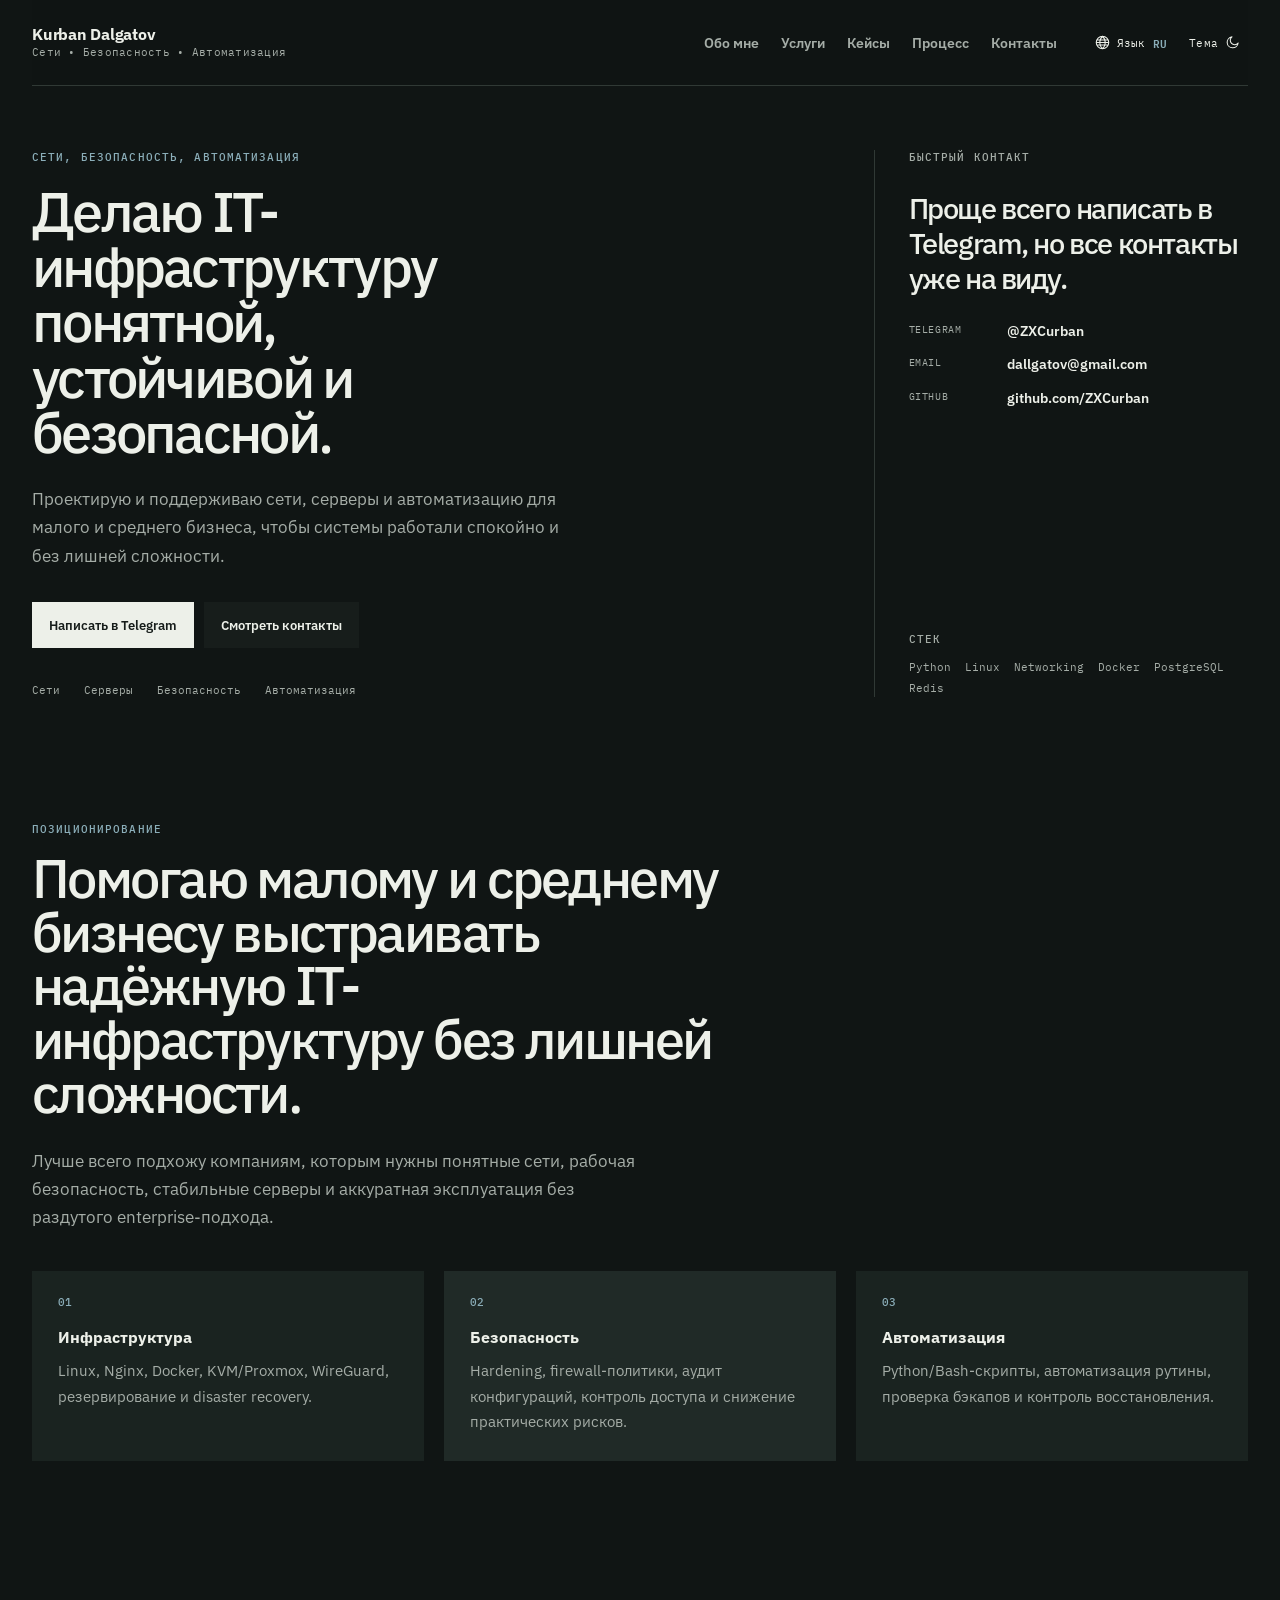
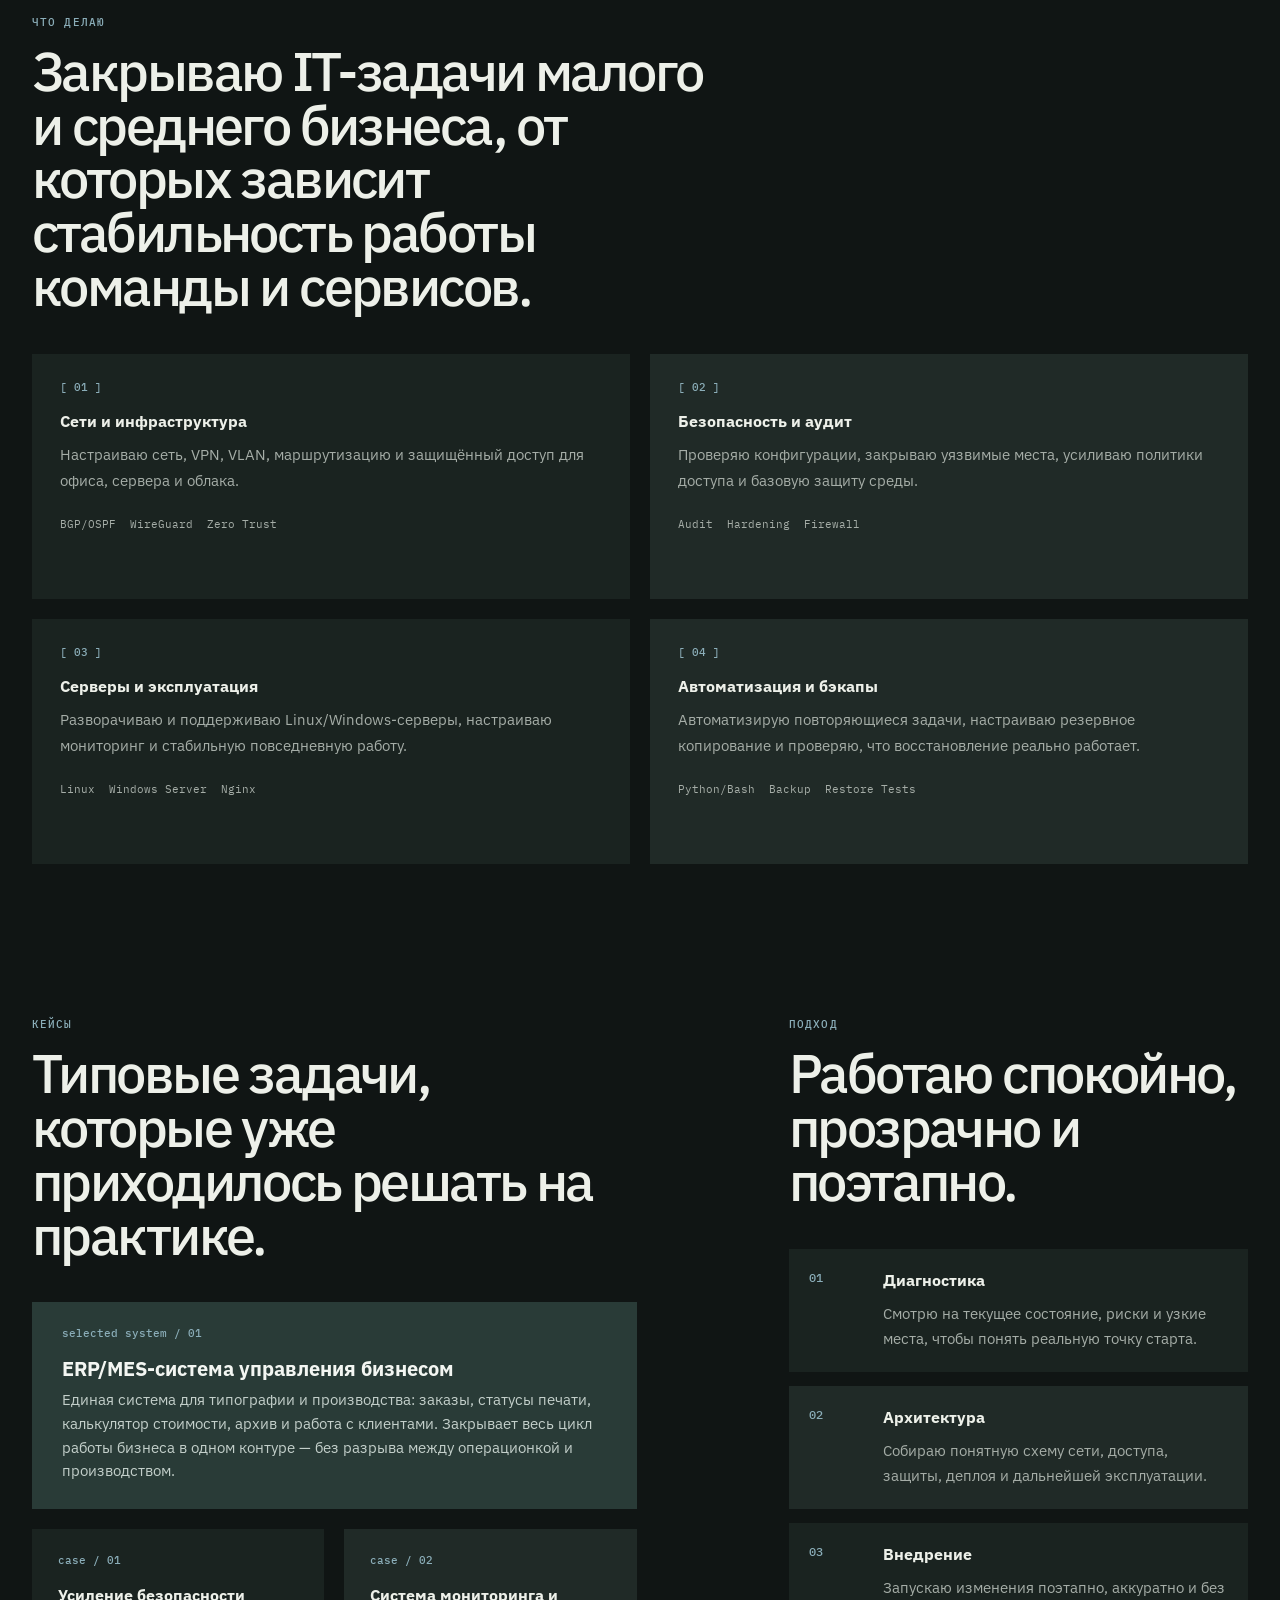
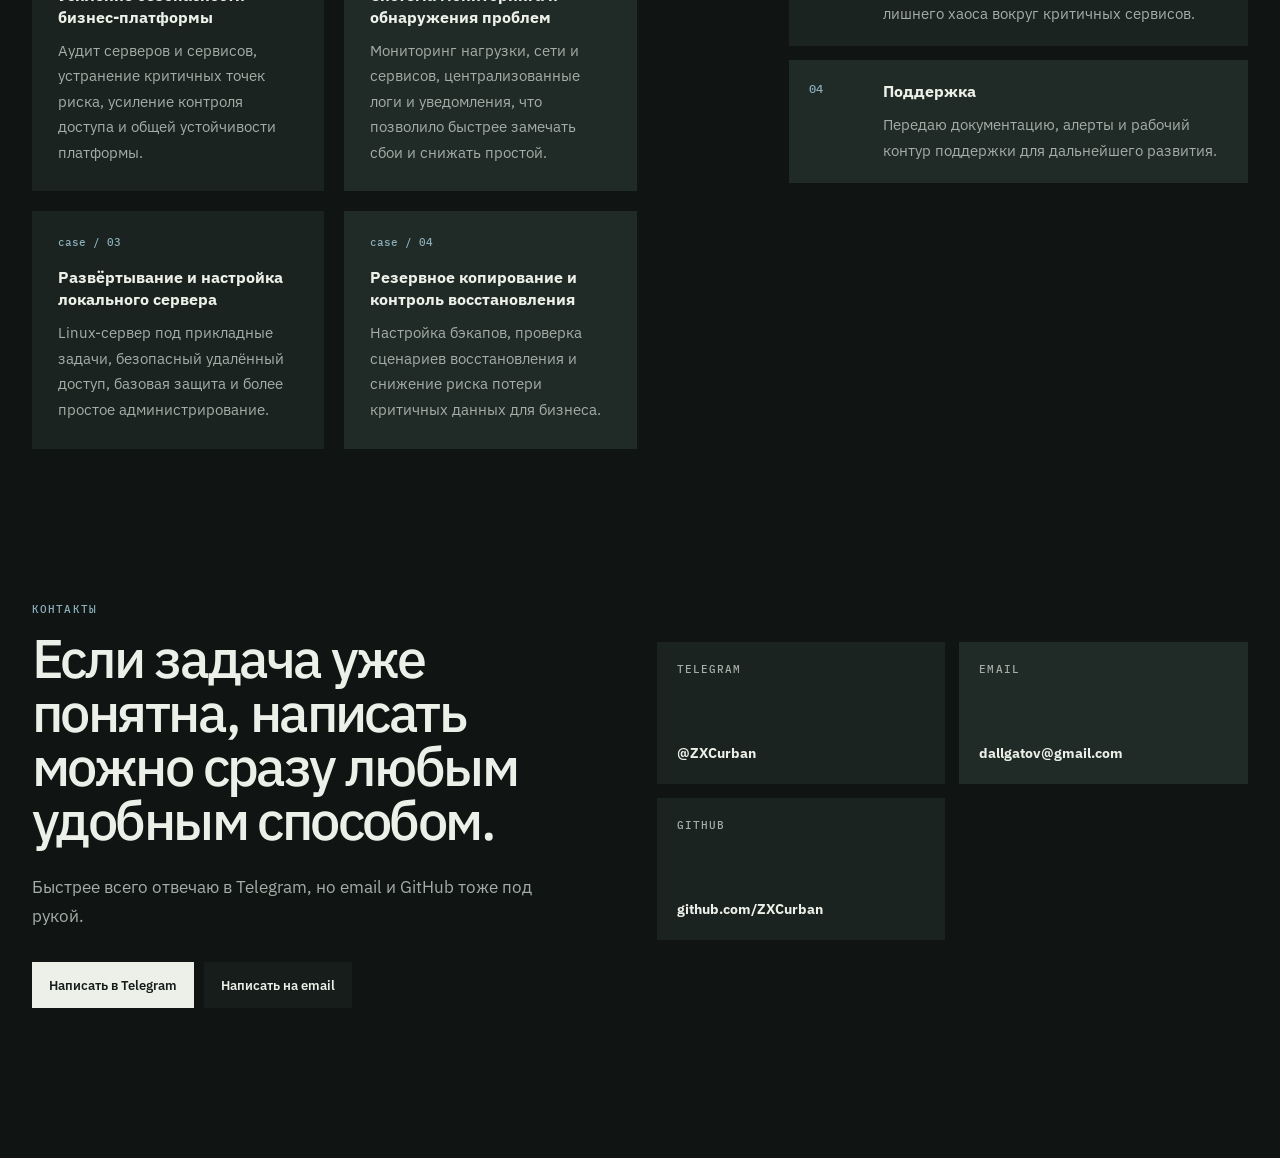
<file: index.html>
<!DOCTYPE html>
<html lang="ru">
<head>
<meta charset="UTF-8">
<meta name="viewport" content="width=device-width, initial-scale=1.0">
<meta name="description" content="Сайт-визитка Курбана Далгатова: сети, серверы, безопасность, автоматизация и поддержка инфраструктуры для малого и среднего бизнеса." id="metaDescription">
<meta name="theme-color" content="#101514" id="themeColorMeta">
<link rel="icon" href="data:image/svg+xml,%3Csvg xmlns='http://www.w3.org/2000/svg' viewBox='0 0 64 64'%3E%3Crect width='64' height='64' fill='%23101514'/%3E%3Crect x='17' y='17' width='30' height='30' fill='none' stroke='%238baeb9' stroke-width='5'/%3E%3C/svg%3E">
<title>Курбан Далгатов | Инфраструктура, безопасность, автоматизация</title>
<link rel="preconnect" href="https://fonts.googleapis.com">
<link rel="preconnect" href="https://fonts.gstatic.com" crossorigin>
<link href="https://fonts.googleapis.com/css2?family=IBM+Plex+Mono:wght@400;500;600&amp;family=IBM+Plex+Sans:wght@400;500;600;700&amp;display=swap" rel="stylesheet">
<link rel="stylesheet" href="styles.css">
<script>document.documentElement.classList.add("js");</script>
</head>
<body data-theme="dark">
<a class="skip-link" href="#content" data-i18n="a11y.skip">Перейти к содержимому</a>
<div class="site-shell">
  <header class="topbar">
    <a href="#home" class="brand" aria-label="Главная страница Kurban Dalgatov" id="brandLink">
      <span class="brand-copy">
        <strong>Kurban Dalgatov</strong>
        <small data-i18n="brand.role">Сети • Безопасность • Автоматизация</small>
      </span>
    </a>

    <button class="menu-toggle" id="menuToggle" type="button" aria-label="Открыть меню" aria-expanded="false" aria-controls="headerMenu">
      <span></span>
      <span></span>
      <span></span>
    </button>

    <div class="header-menu" id="headerMenu">
     <div class="header-menu-inner">
      <nav class="nav" id="siteNav" aria-label="Основная навигация">
        <a href="#about" data-i18n="nav.about">Обо мне</a>
        <a href="#services" data-i18n="nav.services">Услуги</a>
        <a href="#projects" data-i18n="nav.projects">Кейсы</a>
        <a href="#process" data-i18n="nav.process">Процесс</a>
        <a href="#contact" data-i18n="nav.contact">Контакты</a>
      </nav>

      <div class="controls">
        <button class="control-btn lang-btn" id="langToggle" type="button" aria-label="Переключить язык">
          <span class="lang-icon" aria-hidden="true">
            <svg viewBox="0 0 24 24" focusable="false" aria-hidden="true">
              <path d="M12 2a10 10 0 1 0 0 20a10 10 0 0 0 0-20Zm0 0c2.8 2.7 4.4 6.2 4.5 10c-.1 3.8-1.7 7.3-4.5 10m0-20C9.2 4.7 7.6 8.2 7.5 12c.1 3.8 1.7 7.3 4.5 10m-9-10h18M4.2 8h15.6M4.2 16h15.6"/>
            </svg>
          </span>
          <span data-i18n="controls.lang">Язык</span>
          <span class="pill" id="langValue">RU</span>
        </button>

        <button class="control-btn" id="themeToggle" type="button" aria-label="Переключить тему">
          <span data-i18n="controls.theme">Тема</span>
          <span class="theme-icon" aria-hidden="true">
            <svg class="sun" viewBox="0 0 24 24" focusable="false" aria-hidden="true">
              <circle cx="12" cy="12" r="4"></circle>
              <path d="M12 1.8v2.6M12 19.6v2.6M4.2 4.2l1.9 1.9M17.9 17.9l1.9 1.9M1.8 12h2.6M19.6 12h2.6M4.2 19.8l1.9-1.9M17.9 6.1l1.9-1.9"></path>
            </svg>
            <svg class="moon" viewBox="0 0 24 24" focusable="false" aria-hidden="true">
              <path d="M21 12.8A8.8 8.8 0 1 1 11.2 3a7 7 0 1 0 9.8 9.8Z"></path>
            </svg>
          </span>
        </button>
      </div>
     </div>
    </div>
  </header>

  <main class="content" id="content" tabindex="-1">
    <section class="hero reveal" id="home">
      <div class="hero-copy">
        <p class="eyebrow" data-i18n="hero.eyebrow">Сети, безопасность, автоматизация</p>
        <h1 data-i18n="hero.title">Делаю IT-инфраструктуру понятной, устойчивой и безопасной.</h1>
        <p class="lead hero-lead" data-i18n="hero.text">Проектирую и поддерживаю сети, серверы и автоматизацию для малого и среднего бизнеса, чтобы системы работали спокойно и без лишней сложности.</p>

        <div class="hero-actions">
          <a class="button button-primary" href="https://t.me/ZXCurban" target="_blank" rel="noopener noreferrer" data-i18n="hero.primaryCta">Написать в Telegram</a>
          <a class="button button-secondary" href="#contact" data-i18n="hero.secondaryCta">Смотреть контакты</a>
        </div>

        <div class="hero-pills">
          <span data-i18n="hero.pill1">Сети</span>
          <span data-i18n="hero.pill2">Серверы</span>
          <span data-i18n="hero.pill3">Безопасность</span>
          <span data-i18n="hero.pill4">Автоматизация</span>
        </div>
      </div>

      <aside class="hero-card">
        <p class="card-label" data-i18n="hero.cardLabel">Быстрый контакт</p>
        <p class="card-title" data-i18n="hero.cardTitle">Проще всего написать в Telegram, но все контакты уже на виду.</p>

        <ul class="contact-list">
          <li>
            <span data-i18n="contact.telegramLabel">Telegram</span>
            <a href="https://t.me/ZXCurban" target="_blank" rel="noopener noreferrer">@ZXCurban</a>
          </li>
          <li>
            <span data-i18n="contact.emailLabel">Email</span>
            <a href="#contact" data-protected-contact="email" data-contact-display="email" class="obfuscated-contact">
              <span class="contact-token">dallgatov</span>
              <span class="contact-separator">[at]</span>
              <span class="contact-token">gmail</span>
              <span class="contact-separator">[dot]</span>
              <span class="contact-token">com</span>
            </a>
          </li>
          <li>
            <span data-i18n="contact.githubLabel">GitHub</span>
            <a href="https://github.com/ZXCurban" target="_blank" rel="noopener noreferrer">github.com/ZXCurban</a>
          </li>
        </ul>

        <div class="mini-panel">
          <p class="mini-panel-label" data-i18n="hero.stackLabel">Стек</p>
          <div class="chip-row">
            <span>Python</span>
            <span>Linux</span>
            <span>Networking</span>
            <span>Docker</span>
            <span>PostgreSQL</span>
            <span>Redis</span>
          </div>
        </div>
      </aside>
    </section>

    <section class="panel reveal" id="about">
      <div class="section-heading">
        <p class="section-title" data-i18n="about.label">Позиционирование</p>
        <h2 data-i18n="about.title">Помогаю малому и среднему бизнесу выстраивать надёжную IT-инфраструктуру без лишней сложности.</h2>
        <p class="lead" data-i18n="about.text">Лучше всего подхожу компаниям, которым нужны понятные сети, рабочая безопасность, стабильные серверы и аккуратная эксплуатация без раздутого enterprise-подхода.</p>
      </div>

      <div class="expertise-grid">
        <article class="expertise-card">
          <h3 data-i18n="expertise.1.title">Инфраструктура</h3>
          <p data-i18n="expertise.1.text">Linux, Nginx, Docker, KVM/Proxmox, WireGuard, резервирование и disaster recovery.</p>
        </article>

        <article class="expertise-card">
          <h3 data-i18n="expertise.2.title">Безопасность</h3>
          <p data-i18n="expertise.2.text">Hardening, firewall-политики, аудит конфигураций, контроль доступа и снижение практических рисков.</p>
        </article>

        <article class="expertise-card">
          <h3 data-i18n="expertise.3.title">Автоматизация</h3>
          <p data-i18n="expertise.3.text">Python/Bash-скрипты, автоматизация рутины, проверка бэкапов и контроль восстановления.</p>
        </article>
      </div>
    </section>

    <section class="panel reveal" id="services">
      <div class="section-heading">
        <p class="section-title" data-i18n="services.label">Что делаю</p>
        <h2 data-i18n="services.title">Закрываю IT-задачи малого и среднего бизнеса, от которых зависит стабильность работы команды и сервисов.</h2>
      </div>

      <div class="services-grid">
        <article class="service-card">
          <h3 data-i18n="services.1.title">Сети и инфраструктура</h3>
          <p data-i18n="services.1.text">Настраиваю сеть, VPN, VLAN, маршрутизацию и защищённый доступ для офиса, сервера и облака.</p>
          <div class="tags"><span>BGP/OSPF</span><span>WireGuard</span><span>Zero Trust</span></div>
        </article>

        <article class="service-card">
          <h3 data-i18n="services.2.title">Безопасность и аудит</h3>
          <p data-i18n="services.2.text">Проверяю конфигурации, закрываю уязвимые места, усиливаю политики доступа и базовую защиту среды.</p>
          <div class="tags"><span>Audit</span><span>Hardening</span><span>Firewall</span></div>
        </article>

        <article class="service-card">
          <h3 data-i18n="services.3.title">Серверы и эксплуатация</h3>
          <p data-i18n="services.3.text">Разворачиваю и поддерживаю Linux/Windows-серверы, настраиваю мониторинг и стабильную повседневную работу.</p>
          <div class="tags"><span>Linux</span><span>Windows Server</span><span>Nginx</span></div>
        </article>

        <article class="service-card">
          <h3 data-i18n="services.4.title">Автоматизация и бэкапы</h3>
          <p data-i18n="services.4.text">Автоматизирую повторяющиеся задачи, настраиваю резервное копирование и проверяю, что восстановление реально работает.</p>
          <div class="tags"><span>Python/Bash</span><span>Backup</span><span>Restore Tests</span></div>
        </article>
      </div>
    </section>

    <div class="dual-section">
      <section class="panel reveal" id="projects">
        <div class="section-heading">
          <p class="section-title" data-i18n="projects.label">Кейсы</p>
          <h2 data-i18n="projects.title">Типовые задачи, которые уже приходилось решать на практике.</h2>
        </div>

        <div class="projects-grid">
          <article class="project-card project-card-featured">
            <h3 data-i18n="projects.metrica.title">ERP/MES-система управления бизнесом</h3>
            <p data-i18n="projects.metrica.text">Единая система для типографии и производства: заказы, статусы печати, калькулятор стоимости, архив и работа с клиентами. Закрывает весь цикл работы бизнеса в одном контуре — без разрыва между операционкой и производством.</p>
          </article>

          <article class="project-card">
            <h3 data-i18n="projects.1.title">Усиление безопасности бизнес-платформы</h3>
            <p data-i18n="projects.1.text">Аудит серверов и сервисов, устранение критичных точек риска, усиление контроля доступа и общей устойчивости платформы.</p>
          </article>

          <article class="project-card">
            <h3 data-i18n="projects.2.title">Система мониторинга и обнаружения проблем</h3>
            <p data-i18n="projects.2.text">Мониторинг нагрузки, сети и сервисов, централизованные логи и уведомления, что позволило быстрее замечать сбои и снижать простой.</p>
          </article>

          <article class="project-card">
            <h3 data-i18n="projects.3.title">Развёртывание и настройка локального сервера</h3>
            <p data-i18n="projects.3.text">Linux-сервер под прикладные задачи, безопасный удалённый доступ, базовая защита и более простое администрирование.</p>
          </article>

          <article class="project-card">
            <h3 data-i18n="projects.4.title">Резервное копирование и контроль восстановления</h3>
            <p data-i18n="projects.4.text">Настройка бэкапов, проверка сценариев восстановления и снижение риска потери критичных данных для бизнеса.</p>
          </article>
        </div>
      </section>

      <section class="panel reveal" id="process">
        <div class="section-heading">
          <p class="section-title" data-i18n="process.label">Подход</p>
          <h2 data-i18n="process.title">Работаю спокойно, прозрачно и поэтапно.</h2>
        </div>

        <div class="timeline">
          <article class="timeline-step">
            <span class="step-number" aria-hidden="true">01</span>
            <div class="step-content">
              <h3 data-i18n="process.1.title">Диагностика</h3>
              <p data-i18n="process.1.text">Смотрю на текущее состояние, риски и узкие места, чтобы понять реальную точку старта.</p>
            </div>
          </article>

          <article class="timeline-step">
            <span class="step-number" aria-hidden="true">02</span>
            <div class="step-content">
              <h3 data-i18n="process.2.title">Архитектура</h3>
              <p data-i18n="process.2.text">Собираю понятную схему сети, доступа, защиты, деплоя и дальнейшей эксплуатации.</p>
            </div>
          </article>

          <article class="timeline-step">
            <span class="step-number" aria-hidden="true">03</span>
            <div class="step-content">
              <h3 data-i18n="process.3.title">Внедрение</h3>
              <p data-i18n="process.3.text">Запускаю изменения поэтапно, аккуратно и без лишнего хаоса вокруг критичных сервисов.</p>
            </div>
          </article>

          <article class="timeline-step">
            <span class="step-number" aria-hidden="true">04</span>
            <div class="step-content">
              <h3 data-i18n="process.4.title">Поддержка</h3>
              <p data-i18n="process.4.text">Передаю документацию, алерты и рабочий контур поддержки для дальнейшего развития.</p>
            </div>
          </article>
        </div>
      </section>
    </div>

    <section class="panel panel-contact reveal" id="contact">
      <div class="contact-copy">
        <p class="section-title" data-i18n="contact.label">Контакты</p>
        <h2 data-i18n="contact.title">Если задача уже понятна, написать можно сразу любым удобным способом.</h2>
        <p class="lead" data-i18n="contact.text">Быстрее всего отвечаю в Telegram, но email и GitHub тоже под рукой.</p>

        <div class="hero-actions">
          <a class="button button-primary" href="https://t.me/ZXCurban" target="_blank" rel="noopener noreferrer" data-i18n="contact.primaryCta">Написать в Telegram</a>
          <a class="button button-secondary" href="#contact" data-protected-contact="email" data-i18n="contact.secondaryCta">Написать на email</a>
        </div>

        <noscript>
          <p class="contact-fallback" data-noscript-contact>Если JavaScript отключён, для быстрой связи напишите мне в Telegram: @ZXCurban.</p>
        </noscript>
      </div>

      <div class="contact-card-grid">
        <a class="contact-method" href="https://t.me/ZXCurban" target="_blank" rel="noopener noreferrer">
          <span class="contact-method-label" data-i18n="contact.telegramLabel">Telegram</span>
          <strong>@ZXCurban</strong>
        </a>

        <a class="contact-method" href="#contact" data-protected-contact="email">
          <span class="contact-method-label" data-i18n="contact.emailLabel">Email</span>
          <strong class="obfuscated-contact" data-contact-display="email">
            <span class="contact-token">dallgatov</span>
            <span class="contact-separator">[at]</span>
            <span class="contact-token">gmail</span>
            <span class="contact-separator">[dot]</span>
            <span class="contact-token">com</span>
          </strong>
        </a>

        <a class="contact-method" href="https://github.com/ZXCurban" target="_blank" rel="noopener noreferrer">
          <span class="contact-method-label" data-i18n="contact.githubLabel">GitHub</span>
          <strong>github.com/ZXCurban</strong>
        </a>
      </div>
    </section>
  </main>

  <footer class="footer reveal">
    <p data-i18n="footer">© Kurban Dalgatov. All rights reserved.</p>
  </footer>
</div>

<script src="scripts.js"></script>
</body>
</html>
</file>
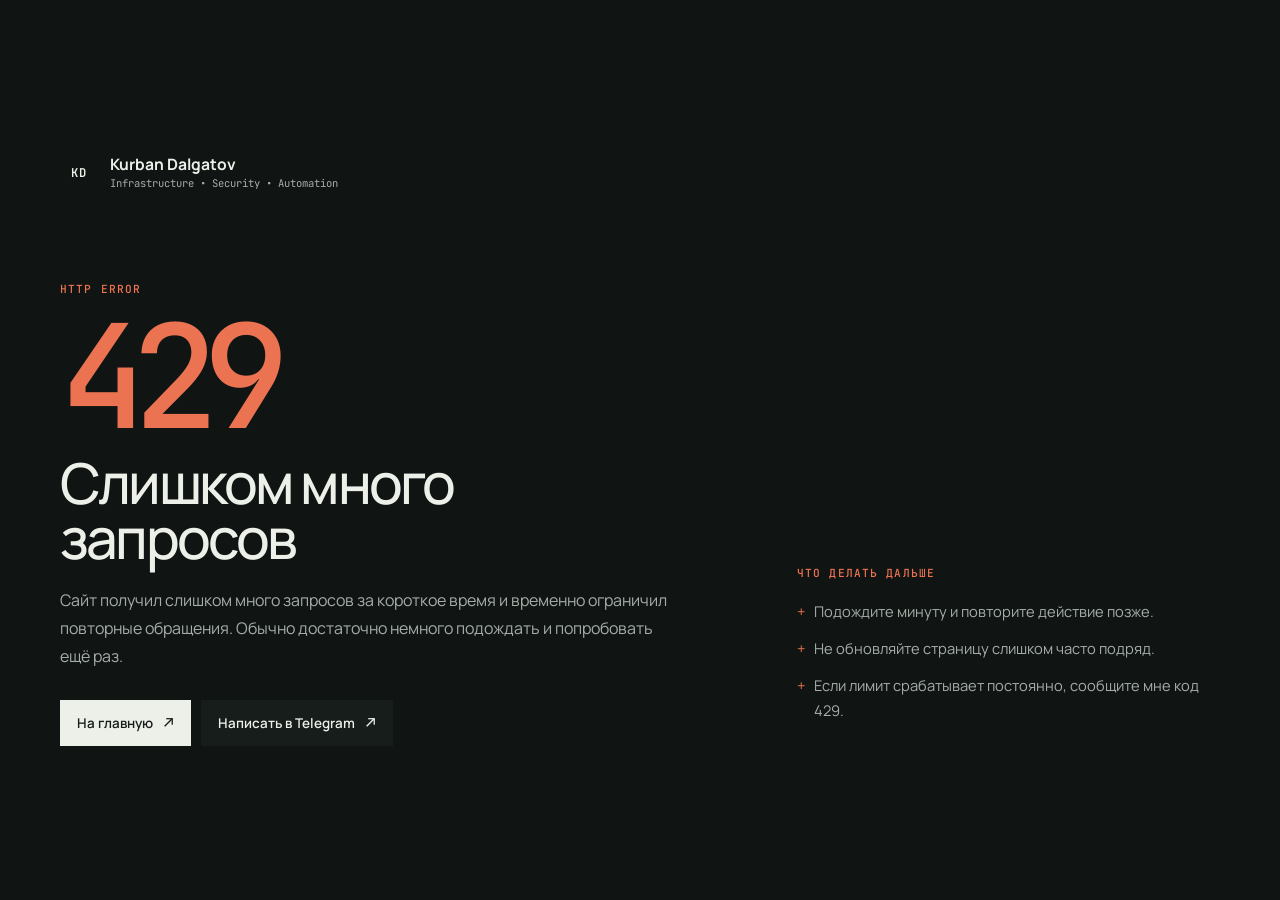
<file: 429.html>
<!DOCTYPE html>
<html lang="ru">
<head>
<meta charset="UTF-8">
<meta name="viewport" content="width=device-width, initial-scale=1.0">
<meta name="description" content="Ошибка 429 на сайте Kurban Dalgatov. Слишком много запросов за короткое время.">
<meta name="robots" content="noindex">
<meta name="theme-color" content="#0f1614">
<link rel="icon" href="data:image/svg+xml,%3Csvg xmlns='http://www.w3.org/2000/svg' viewBox='0 0 64 64'%3E%3Crect width='64' height='64' rx='18' fill='%230f1614'/%3E%3Crect x='17' y='17' width='30' height='30' rx='8' fill='none' stroke='%2380c2ae' stroke-width='5'/%3E%3C/svg%3E">
<title>429 | Kurban Dalgatov</title>
<link rel="preconnect" href="https://fonts.googleapis.com">
<link rel="preconnect" href="https://fonts.gstatic.com" crossorigin>
<link href="https://fonts.googleapis.com/css2?family=Fraunces:opsz,wght@9..144,600;9..144,700&amp;family=JetBrains+Mono:wght@500;700&amp;family=Manrope:wght@400;500;600;700;800&amp;display=swap" rel="stylesheet">
<link rel="stylesheet" href="error-styles.css">
</head>
<body>
<div class="page-bg" aria-hidden="true">
  <span class="page-orb orb-a"></span>
  <span class="page-orb orb-b"></span>
  <span class="page-grid"></span>
</div>

<main class="error-shell">
  <a class="error-brand" href="/" aria-label="На главную страницу Kurban Dalgatov">
    <span class="error-brand-mark" aria-hidden="true">KD</span>
    <span class="error-brand-copy">
      <strong>Kurban Dalgatov</strong>
      <small>Infrastructure • Security • Automation</small>
    </span>
  </a>

  <section class="error-panel" aria-labelledby="error-title">
    <p class="error-badge">HTTP ERROR</p>
    <div class="error-layout">
      <div class="error-main">
        <p class="error-code">429</p>
        <h1 class="error-title" id="error-title">Слишком много запросов</h1>
        <p class="error-text">Сайт получил слишком много запросов за короткое время и временно ограничил повторные обращения. Обычно достаточно немного подождать и попробовать ещё раз.</p>
        <div class="error-actions">
          <a class="error-btn error-btn-primary" href="/">На главную</a>
          <a class="error-btn error-btn-secondary" href="https://t.me/ZXCurban" target="_blank" rel="noopener noreferrer">Написать в Telegram</a>
        </div>
      </div>

      <aside class="error-aside">
        <p class="error-aside-label">Что делать дальше</p>
        <ul class="error-list">
          <li>Подождите минуту и повторите действие позже.</li>
          <li>Не обновляйте страницу слишком часто подряд.</li>
          <li>Если лимит срабатывает постоянно, сообщите мне код 429.</li>
        </ul>
      </aside>
    </div>
  </section>
</main>
</body>
</html>
</file>
<file: styles.css>
:root {
  color-scheme: light dark;
  --bg: #f4f2ed;
  --paper: #fbfaf7;
  --ink: #17201e;
  --muted: #69716e;
  --line: #d2d5ce;
  --line-strong: #a8ada5;
  --accent: #405e6b;
  --accent-dark: #2e4752;
  --accent-pale: #e4ebed;
  --selection: #cfdce0;
  --block: #ebece7;
  --block-alt: #e2e5df;
  --feature-bg: #21302e;
  --feature-ink: #f3f5ef;
  --feature-muted: #c4cfca;
  --shadow: 0 14px 32px rgba(23, 32, 30, 0.07);
  --mono: "IBM Plex Mono", "JetBrains Mono", monospace;
  --sans: "IBM Plex Sans", "Manrope", sans-serif;
  --ease: cubic-bezier(.2,.65,.35,1);
}

body[data-theme="dark"] {
  color-scheme: dark;
  --bg: #101514;
  --paper: #171d1b;
  --ink: #edf0e9;
  --muted: #a5ada7;
  --line: #303935;
  --line-strong: #59625d;
  --accent: #8baeb9;
  --accent-dark: #aac5cc;
  --accent-pale: #1e2b2f;
  --selection: #354c53;
  --block: #1a2320;
  --block-alt: #202a27;
  --feature-bg: #293b37;
  --feature-ink: #f3f6f2;
  --feature-muted: #c3cfca;
  --shadow: 0 14px 32px rgba(0, 0, 0, 0.18);
}

* { box-sizing: border-box; margin: 0; padding: 0; }
html { scroll-behavior: smooth; }
body {
  min-height: 100svh;
  overflow-x: clip;
  padding-left: env(safe-area-inset-left);
  padding-right: env(safe-area-inset-right);
  background: var(--bg);
  color: var(--ink);
  font-family: var(--sans);
  text-rendering: optimizeLegibility;
  -webkit-font-smoothing: antialiased;
  -webkit-text-size-adjust: 100%;
  transition: background-color .25s var(--ease), color .25s var(--ease);
}

::selection { background: var(--selection); color: var(--ink); }
a, button { -webkit-tap-highlight-color: transparent; }
img, svg { display: block; max-width: 100%; }

.skip-link {
  position: fixed; left: calc(20px + env(safe-area-inset-left)); top: calc(14px + env(safe-area-inset-top)); z-index: 100;
  padding: 10px 14px; background: var(--accent); color: #fff; text-decoration: none;
  font: 600 .75rem/1 var(--mono); transform: translateY(-160%);
  transition: transform .2s var(--ease);
}
.skip-link:focus-visible { transform: none; }

.site-shell { width: min(1240px, calc(100% - 64px)); margin: 0 auto; padding: 0 0 34px; }
.topbar {
  position: sticky; top: 0; z-index: 30; min-height: 86px;
  display: flex; align-items: center; gap: 26px;
  border-bottom: 1px solid var(--line); background: color-mix(in srgb, var(--bg) 92%, transparent);
  -webkit-backdrop-filter: blur(12px); backdrop-filter: blur(12px); transition: border-color .2s var(--ease), background .2s var(--ease);
}
.topbar.is-scrolled { border-color: var(--line-strong); }
.brand { display: inline-flex; align-items: center; flex: 1; min-width: 0; color: var(--ink); text-decoration: none; }
.brand-copy { display: grid; min-width: 0; }
.brand-copy strong { font-size: .98rem; line-height: 1.1; letter-spacing: -.015em; }
.brand-copy small { margin-top: 3px; color: var(--muted); font: 400 .66rem/1.2 var(--mono); letter-spacing: .025em; }
.header-menu { display: flex; }
.header-menu-inner { display: flex; align-items: center; justify-content: flex-end; gap: 30px; }
.nav { display: flex; align-items: center; gap: 22px; }
.nav a { color: var(--muted); font-size: .86rem; font-weight: 600; text-decoration: none; transition: color .18s ease; }
.nav a:hover, .nav a:focus-visible { color: var(--ink); }
.controls { display: flex; align-items: center; gap: 6px; }
.control-btn, .menu-toggle { border: 0; background: transparent; color: var(--ink); font-family: var(--mono); cursor: pointer; }
.control-btn { display: inline-flex; align-items: center; gap: 7px; min-height: 34px; padding: 0 8px; font-size: .68rem; letter-spacing: .02em; }
.control-btn:hover, .control-btn:focus-visible { background: var(--paper); }
.pill { color: var(--accent); font-weight: 600; }
.lang-btn.switching .pill { animation: pillSwap .35s var(--ease); }
.theme-icon, .lang-icon { width: 15px; height: 15px; display: inline-flex; }
.theme-icon { position: relative; }
.theme-icon svg, .lang-icon svg { width: 100%; height: 100%; fill: none; stroke: currentColor; stroke-width: 1.7; stroke-linecap: round; stroke-linejoin: round; }
.theme-icon svg { position: absolute; inset: 0; transition: opacity .2s ease, transform .2s ease; }
.theme-icon .moon { opacity: 0; transform: scale(.65); }
body[data-theme="dark"] .theme-icon .sun { opacity: 0; transform: scale(.65); }
body[data-theme="dark"] .theme-icon .moon { opacity: 1; transform: none; }
.menu-toggle { display: none; width: 38px; height: 38px; padding: 0; align-items: center; justify-content: center; flex-direction: column; gap: 5px; }
.menu-toggle span { width: 17px; height: 1px; background: currentColor; transition: transform .2s ease, opacity .2s ease; }
.topbar.menu-open .menu-toggle span:nth-child(1) { transform: translateY(6px) rotate(45deg); }
.topbar.menu-open .menu-toggle span:nth-child(2) { opacity: 0; }
.topbar.menu-open .menu-toggle span:nth-child(3) { transform: translateY(-6px) rotate(-45deg); }

.content { display: grid; gap: 0; }
#home, #about, #services, #projects, #process, #contact { scroll-margin-top: 92px; }
.hero {
  display: grid; grid-template-columns: minmax(0, 1.35fr) minmax(340px, .65fr); gap: clamp(40px, 5vw, 80px);
  min-height: 480px; padding: clamp(48px, 5vw, 72px) 0 48px;
}
.hero-copy { display: flex; flex-direction: column; justify-content: flex-end; }
.eyebrow, .section-title, .card-label, .mini-panel-label, .contact-method-label {
  color: var(--accent); font: 500 .7rem/1.35 var(--mono); text-transform: uppercase; letter-spacing: .1em;
}
.hero h1, .panel h2, .card-title { font-weight: 500; letter-spacing: -.048em; }
.hero h1 { max-width: 14ch; margin-top: 18px; font-size: clamp(2.65rem, 4.4vw, 4.45rem); line-height: .98; }
.lead { max-width: 61ch; margin-top: 26px; color: var(--muted); font-size: 1.04rem; line-height: 1.7; }
.hero-lead { max-width: 55ch; }
.hero-actions { display: flex; flex-wrap: wrap; gap: 10px; margin-top: 32px; }
.button {
  display: inline-flex; align-items: center; justify-content: center; min-height: 46px; padding: 0 17px;
  border: 0; color: var(--ink); background: var(--paper); font-size: .84rem; font-weight: 600; text-decoration: none;
  transition: background .18s ease, color .18s ease;
}
.button-primary { background: var(--ink); color: var(--paper); }
.button-primary:hover { background: var(--accent-dark); color: #fff; }
.button-secondary:hover { background: var(--accent-pale); }
.hero-pills { display: flex; flex-wrap: wrap; gap: 0; margin-top: 36px; }
.hero-pills span, .chip-row span, .tags span { color: var(--muted); font: 400 .68rem/1.2 var(--mono); }
.hero-pills span { padding: 0 12px; }
.hero-pills span:first-child { padding-left: 0; }
.hero-card { align-self: stretch; display: flex; flex-direction: column; gap: 26px; padding: 0 0 2px 34px; border-left: 1px solid var(--line); }
.card-label { color: var(--muted); }
.card-title { font-size: clamp(1.45rem, 2.3vw, 1.9rem); line-height: 1.18; }
.contact-list { list-style: none; display: grid; gap: 13px; }
.contact-list li { display: grid; grid-template-columns: 86px 1fr; gap: 12px; padding: 0; }
.contact-list span { color: var(--muted); font: 400 .64rem/1.7 var(--mono); text-transform: uppercase; letter-spacing: .06em; }
.contact-list a { color: var(--ink); font-size: .9rem; font-weight: 600; line-height: 1.4; text-decoration: none; overflow-wrap: anywhere; }
.contact-list a:hover { color: var(--accent); }
.obfuscated-contact { display: inline-flex; flex-wrap: wrap; align-items: baseline; gap: .24em; }
.contact-token { white-space: nowrap; }
.contact-separator { color: var(--muted); font-weight: 400; }
.mini-panel { display: grid; gap: 14px; margin-top: auto; padding-top: 24px; }
.mini-panel-label { color: var(--muted); }
.chip-row, .tags { display: flex; flex-wrap: wrap; gap: 8px 14px; }

.panel { padding: clamp(52px, 6vw, 84px) 0; }
.section-heading { max-width: 830px; }
.panel h2 { max-width: 22ch; margin-top: 15px; font-size: clamp(2.35rem, 4.2vw, 4.25rem); line-height: 1; }
.expertise-grid, .services-grid, .projects-grid, .timeline, .contact-card-grid { margin-top: 40px; }
.expertise-grid { display: grid; grid-template-columns: repeat(3, minmax(0, 1fr)); gap: 20px; }
.expertise-card { padding: 26px; background: var(--block); }
.expertise-card:nth-child(even) { background: var(--block-alt); }
.expertise-card h3, .service-card h3, .project-card h3, .step-content h3 { font-size: 1.02rem; line-height: 1.35; }
.expertise-card h3::before, .service-card h3::before, .project-card h3::before { content: "01"; display: block; margin-bottom: 18px; color: var(--accent); font: 500 .68rem/1 var(--mono); }
.expertise-card:nth-child(2) h3::before { content: "02"; }
.expertise-card:nth-child(3) h3::before { content: "03"; }
.expertise-card p, .service-card p, .project-card p, .step-content p { margin-top: 10px; color: var(--muted); font-size: .94rem; line-height: 1.7; }
.services-grid { display: grid; grid-template-columns: repeat(2, minmax(0, 1fr)); gap: 20px; }
.service-card { min-height: 245px; padding: 28px; background: var(--block); }
.service-card:nth-child(even) { background: var(--block-alt); }
.service-card h3::before { content: "[ 01 ]"; }
.service-card:nth-child(2) h3::before { content: "[ 02 ]"; }
.service-card:nth-child(3) h3::before { content: "[ 03 ]"; }
.service-card:nth-child(4) h3::before { content: "[ 04 ]"; }
.tags { margin-top: 24px; }
.tags span { color: var(--muted); }
.dual-section { display: grid; grid-template-columns: minmax(0, 1.12fr) minmax(0, .88fr); }
.dual-section #projects { padding-right: clamp(32px, 6vw, 76px); }
.dual-section #process { padding-left: clamp(32px, 6vw, 76px); }
.projects-grid { display: grid; grid-template-columns: repeat(2, minmax(0, 1fr)); gap: 20px; }
.project-card { min-height: 214px; padding: 26px; background: var(--block); }
.project-card:nth-child(odd) { background: var(--block-alt); }
.project-card h3::before { content: "case / 01"; }
.project-card:nth-child(3) h3::before { content: "case / 02"; }
.project-card:nth-child(4) h3::before { content: "case / 03"; }
.project-card:nth-child(5) h3::before { content: "case / 04"; }
.projects-grid .project-card-featured { grid-column: 1 / -1; min-height: 156px; padding: 26px 30px; background: var(--feature-bg); color: var(--feature-ink); }
.project-card-featured h3 { max-width: none; font-size: clamp(1.15rem, 1.55vw, 1.4rem); line-height: 1.22; }
.project-card-featured h3::before { content: "selected system / 01"; }
.project-card-featured p { max-width: 92ch; margin-top: 7px; color: var(--feature-muted); font-size: .92rem; line-height: 1.6; }
.project-card:nth-child(3) h3::before { content: "case / 02"; }
.project-card:nth-child(4) h3::before { content: "case / 03"; }
.project-card:nth-child(5) h3::before { content: "case / 04"; }
.timeline { display: grid; gap: 14px; }.timeline-step { display: grid; grid-template-columns: 58px 1fr; gap: 16px; padding: 20px; background: var(--block); }
.timeline-step:nth-child(even) { background: var(--block-alt); }
.step-number { color: var(--accent); font: 500 .72rem/1.5 var(--mono); }
.panel-contact { display: grid; grid-template-columns: minmax(0, .95fr) minmax(300px, 1.05fr); gap: clamp(40px, 7vw, 100px); align-items: start; }
.contact-card-grid { display: grid; grid-template-columns: repeat(2, minmax(0, 1fr)); gap: 14px; }
.contact-method { min-height: 142px; display: flex; flex-direction: column; justify-content: space-between; padding: 20px; color: var(--ink); background: var(--block); text-decoration: none; transition: color .18s ease, background .18s ease; }
.contact-method:nth-child(even) { background: var(--block-alt); }
.contact-method:hover { background: var(--accent-pale); color: var(--accent-dark); }
.contact-method-label { color: var(--muted); }
.contact-method strong { margin-top: 28px; font-size: .9rem; line-height: 1.45; overflow-wrap: anywhere; }
.contact-fallback { margin-top: 14px; color: var(--muted); font-size: .9rem; line-height: 1.6; }
.footer { padding: 24px 0 0; color: var(--muted); font: 400 .68rem/1.4 var(--mono); }

.button, .brand, .nav a, .control-btn, .menu-toggle, .contact-list a, .contact-method { outline-offset: 4px; }
.button:focus-visible, .brand:focus-visible, .nav a:focus-visible, .control-btn:focus-visible, .menu-toggle:focus-visible, .contact-list a:focus-visible, .contact-method:focus-visible { outline: 2px solid var(--accent); }
.js .reveal { opacity: 0; transform: translateY(12px); transition: opacity .5s var(--ease), transform .5s var(--ease); }
.js .reveal.in-view { opacity: 1; transform: none; }

@media (max-width: 1080px) {
  .header-menu { gap: 18px; } .nav { gap: 14px; }
  .hero { grid-template-columns: minmax(0, 1.2fr) minmax(300px, .8fr); gap: 42px; }
  .dual-section { grid-template-columns: 1fr; }
  .dual-section #projects { padding-right: 0; }
  .dual-section #process { padding-left: 0; }
}
@media (max-width: 850px) {
  .site-shell { width: min(100% - 40px, 1240px); }
  .topbar { min-height: 72px; } .menu-toggle { display: inline-flex; margin-left: auto; width: 42px; height: 42px; }
  .header-menu { position: absolute; left: calc(-1 * env(safe-area-inset-left)); right: calc(-1 * env(safe-area-inset-right)); top: 100%; display: grid; grid-template-rows: 0fr; visibility: hidden; opacity: 0; pointer-events: none; background: var(--paper); border-bottom: 1px solid var(--line); box-shadow: var(--shadow); transition: grid-template-rows .28s var(--ease), opacity .18s ease, visibility .18s ease; }
  .topbar.menu-open .header-menu { grid-template-rows: 1fr; visibility: visible; opacity: 1; pointer-events: auto; }
  .header-menu-inner { display: grid; min-height: 0; overflow: hidden; padding: 0 20px; justify-content: stretch; align-items: stretch; gap: 0; }
  .nav { display: grid; gap: 0; padding: 10px 0 4px; border-top: 1px solid var(--line); }
  .nav a { padding: 14px 0; font-size: .92rem; }
  .controls { padding: 6px 0 14px; justify-content: space-between; }
  .control-btn { min-height: 44px; }
  .hero { display: flex; flex-direction: column; min-height: 0; padding-top: 86px; gap: 52px; }
  .hero-copy { display: contents; }
  .hero-card { order: 2; padding: 26px 0 0; border-left: 0; border-top: 1px solid var(--line); }
  .hero-pills { order: 3; margin-top: 0; }
  .hero h1 { max-width: 12.8ch; }
}
body.menu-locked { overflow: hidden; }
@media (max-width: 720px) {
  .panel-contact { grid-template-columns: 1fr; gap: 0; }
  .contact-copy { padding-bottom: 46px; }
}
@media (max-width: 650px) {
  .site-shell { width: calc(100% - 32px); } .brand-copy small { display: none; }
  .hero { padding: 56px 0 42px; gap: 44px; }
  .hero h1 { font-size: clamp(2.15rem, 8.6vw, 3rem); letter-spacing: -.032em; }
  .lead { margin-top: 21px; font-size: .98rem; }
  .hero-actions { margin-top: 26px; display: grid; } .button { width: 100%; }
  .hero-pills { gap: 8px; }
  .hero-pills span { padding: 7px 11px; border: 1px solid var(--line); font-size: .66rem; }
  .contact-list li { grid-template-columns: 72px 1fr; align-items: baseline; }
  .panel { padding: 62px 0; }
  .panel h2 { font-size: clamp(1.95rem, 8vw, 2.8rem); letter-spacing: -.03em; }
  .expertise-grid, .services-grid, .projects-grid, .contact-card-grid { grid-template-columns: 1fr; }
  .expertise-grid, .services-grid, .projects-grid { gap: 14px; }
  .expertise-card { padding: 22px; }
  .service-card { min-height: 0; padding: 22px; }
  .project-card { min-height: 0; padding: 22px; } .projects-grid .project-card-featured { min-height: 0; padding-top: 22px; }
  .panel-contact { grid-template-columns: 1fr; gap: 0; } .contact-copy { padding-bottom: 46px; }
  .contact-card-grid { gap: 12px; }
  .contact-method { min-height: 0; padding: 18px; }
  .contact-method strong { margin-top: auto; padding-top: 18px; }
}
@media (prefers-reduced-motion: reduce) { html { scroll-behavior: auto; } *, *::before, *::after { animation: none !important; transition: none !important; } .js .reveal { opacity: 1; transform: none; } }
@keyframes pillSwap { 50% { transform: translateY(-2px); } }
</file>
<file: error-styles.css>
:root { color-scheme: dark; --bg:#101514; --paper:#171d1b; --ink:#edf0e9; --muted:#a5ada7; --line:#303935; --line-strong:#59625d; --accent:#ec7351; --mono:"IBM Plex Mono", "JetBrains Mono", monospace; --sans:"IBM Plex Sans", "Manrope", sans-serif; }
* { box-sizing:border-box; margin:0; padding:0; }
body { min-height:100svh; background:var(--bg); color:var(--ink); font-family:var(--sans); -webkit-font-smoothing:antialiased; }
::selection { background:#713727; }
.page-bg { display:none; }
.page-orb, .page-grid { display:none; }
.error-shell { width:min(1160px, calc(100% - 64px)); min-height:100svh; margin:0 auto; display:grid; align-content:center; gap:44px; padding:48px 0; }
.error-brand { display:inline-flex; align-items:center; gap:12px; width:max-content; color:var(--ink); text-decoration:none; }
.error-brand-mark { display:grid; place-items:center; width:38px; height:38px; font:600 .76rem/1 var(--mono); letter-spacing:.06em; }
.error-brand-copy { display:grid; } .error-brand-copy strong { font-size:.98rem; line-height:1.1; } .error-brand-copy small { margin-top:3px; color:var(--muted); font:400 .66rem/1.2 var(--mono); }
.error-panel { padding:46px 0 0; }
.error-badge, .error-aside-label { color:var(--accent); font:500 .7rem/1.35 var(--mono); text-transform:uppercase; letter-spacing:.1em; }
.error-layout { display:grid; grid-template-columns:minmax(0,1.2fr) minmax(280px,.8fr); gap:clamp(40px,8vw,128px); margin-top:20px; }
.error-code { color:var(--accent); font:500 clamp(5rem,13vw,9rem)/.82 var(--mono); letter-spacing:-.1em; }
.error-title { max-width:12ch; margin-top:20px; font-size:clamp(2.2rem,4.4vw,4.5rem); font-weight:500; line-height:.98; letter-spacing:-.05em; }
.error-text, .error-note { max-width:62ch; margin-top:22px; color:var(--muted); line-height:1.72; }
.error-actions { display:flex; flex-wrap:wrap; gap:10px; margin-top:30px; }
.error-btn { display:inline-flex; align-items:center; justify-content:center; min-height:46px; padding:0 17px; border:0; color:var(--ink); background:var(--paper); font-size:.84rem; font-weight:600; text-decoration:none; transition:background .18s ease; }
.error-btn::after { content:"↗"; margin-left:11px; font:500 1rem/1 var(--mono); } .error-btn-primary { background:var(--ink); color:var(--paper); } .error-btn-primary:hover { background:var(--accent); color:white; } .error-btn-secondary:hover { background:#202927; }
.error-aside { align-self:end; padding:24px 0; }
.error-list { list-style:none; display:grid; gap:13px; margin-top:18px; color:var(--muted); font-size:.92rem; line-height:1.65; } .error-list li { position:relative; padding-left:17px; } .error-list li::before { content:"+"; position:absolute; left:0; color:var(--accent); }
.error-brand:focus-visible, .error-btn:focus-visible { outline:2px solid var(--accent); outline-offset:4px; }
@media (max-width:760px) { .error-shell { width:calc(100% - 32px); gap:34px; padding:32px 0; } .error-brand-copy small { display:none; } .error-panel { padding-top:34px; } .error-layout { grid-template-columns:1fr; gap:38px; } .error-code { font-size:clamp(4.5rem,22vw,7rem); } .error-actions { display:grid; } .error-btn { width:100%; } }
@media (prefers-reduced-motion:reduce) { * { transition:none !important; } }
</file>
